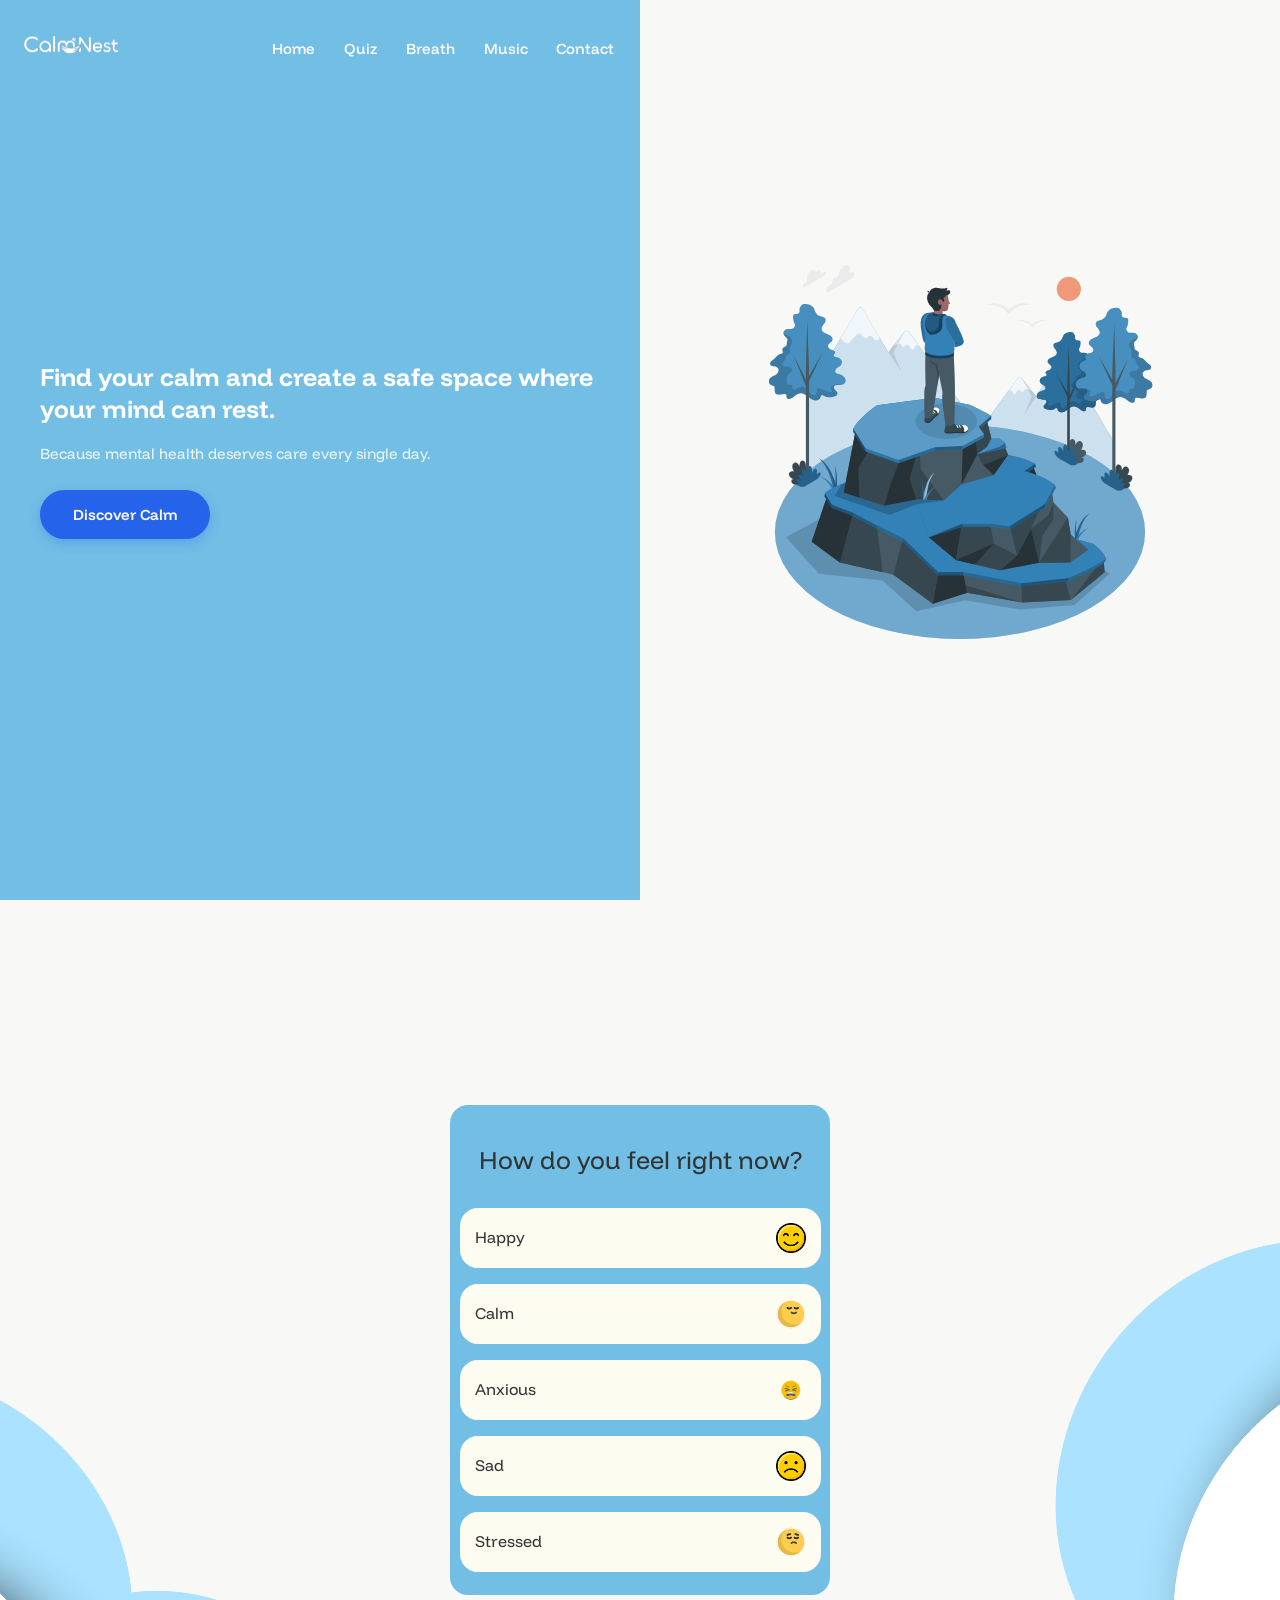
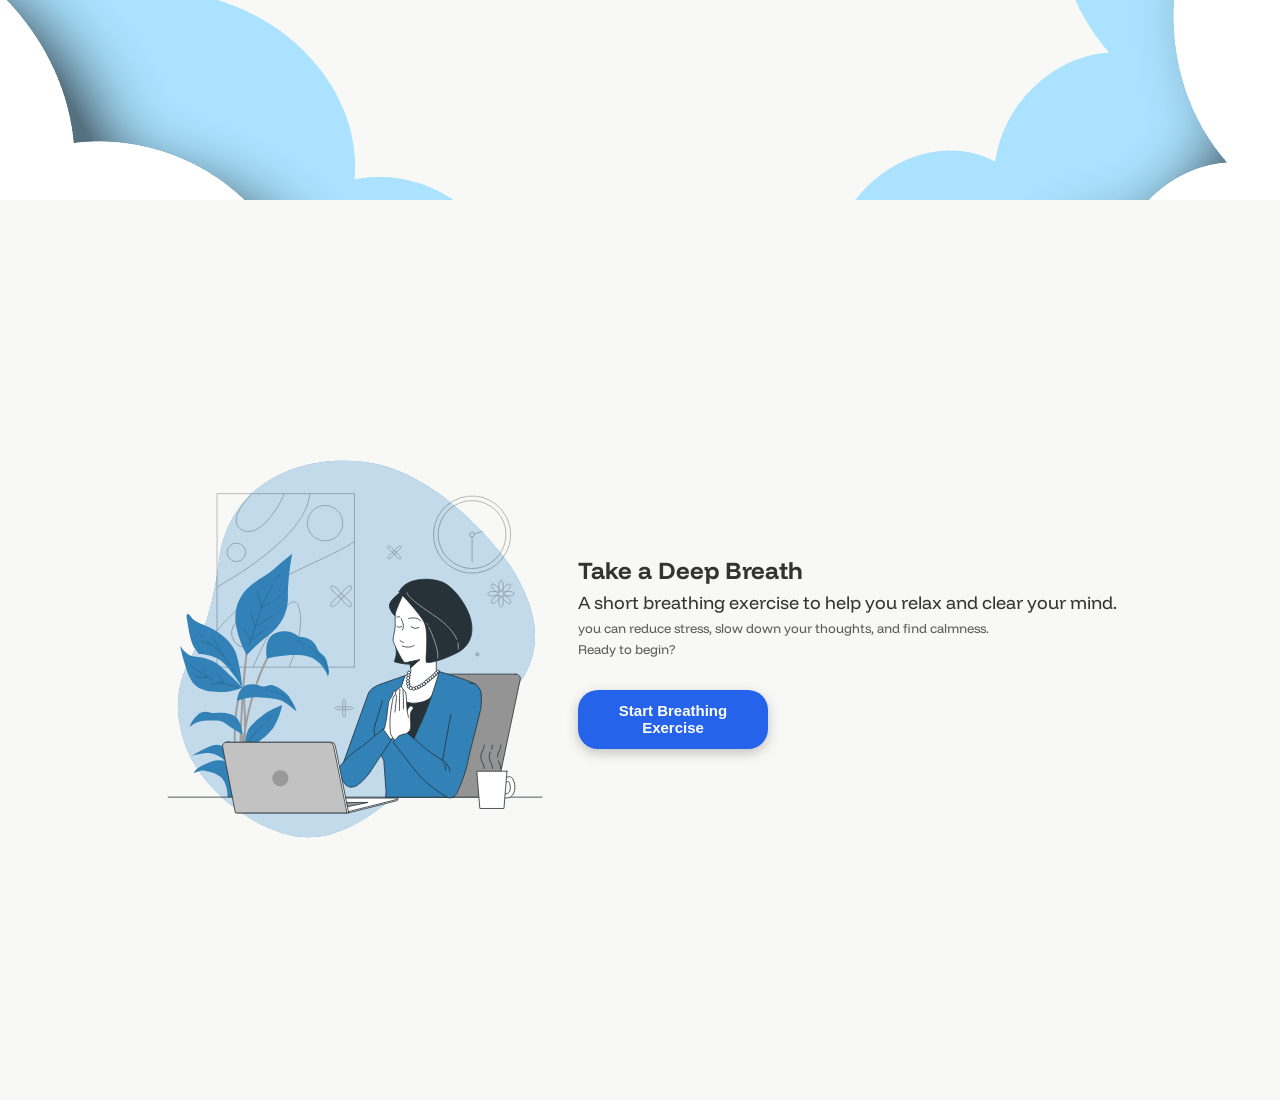
<file: index.html>
<!DOCTYPE html>
<html lang="en">
<head>
	<title>Calm Nest</title>
	<link rel="icon" type="image/png" href="pic/logo2bg.png">
	<link rel="stylesheet" href="style.css">
<body>
	
<section class="hero">
   <div class="blue">
      <header>
         <nav class="navbar">
            <div class="container">
               
               <div class="logo">
                  <img src="pic/the_logo_white(1).png" alt="Logo">
               </div>
               <ul class="nav-links">
                  <li><a href="#" class="active">Home</a></li>
                  <li><a href="#">Quiz</a></li>
                  <li><a href="#">Breath</a></li>
                  <li><a href="#">Music</a></li>
                  <li><a href="#">Contact</a></li>
               </ul>
			   
               
            </div> 
         </nav>
      </header>
      
      <div class="hero-text">
         <h1>Find your calm and create a safe space where your mind can rest.</h1>
         <p>Because mental health deserves care every single day.</p>
         <a href="#" class="btn">Discover Calm</a>
      </div>
      
   </div>


		<div class="white">
			<img class="heroPic" src="pic/Alone-amico.svg">
		</div>
	</section>


	<section class="quiz">
		<img class="cloud" src="pic/cloud.png">
		<div class="container">

			<div class="box"  id="quiz-box">
			</div>
		
		<img class="cloud2" src="pic/cloud.png">
	</section>


	<section class="breathSection">
		 <div class="content">
			<img class="breathImg" src="pic/Peace of mind-bro.svg">

			<div class="text">
				<h2>Take a Deep Breath</h2>
      			<p class="subtitle">A short breathing exercise to help you relax and clear your mind.</p>
				<p class="des">you can reduce stress, slow down your thoughts, and find calmness. Ready to begin?</p>
      			<button class="btnBreath">Start Breathing Exercise</button>
			</div>
		 </div>
	</section>

	<script src="quiz.js"></script>
</body>
</html>
</file>
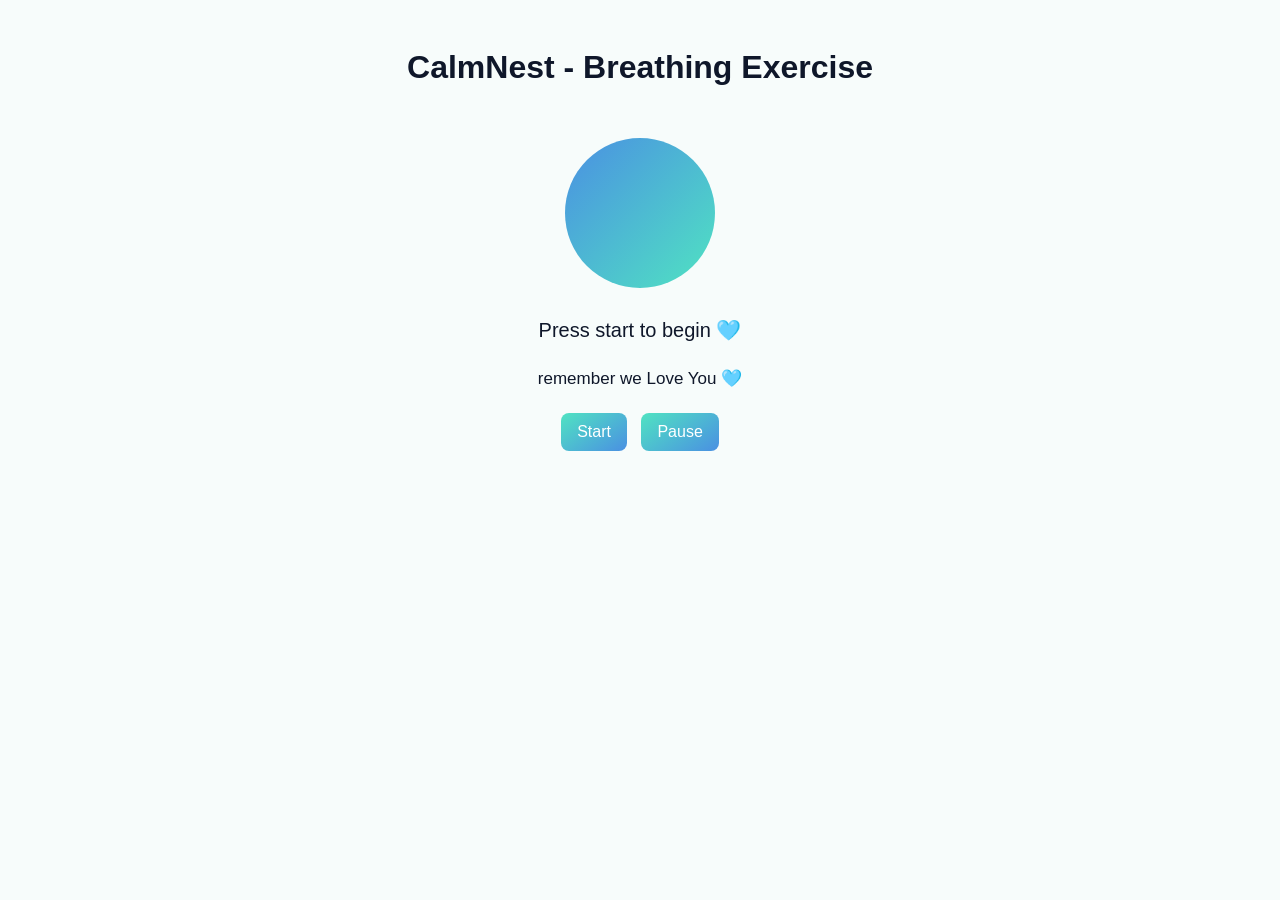
<file: Breathing.html>
<!DOCTYPE html>
<html lang="en" dir="ltr">
<head>
<link rel="icon" type="image/png" href="pic/logo2bg.png">
<meta charset="UTF-8" />
<meta name="viewport" content="width=device-width, initial-scale=1" />
<title>Breathing Exercise - CalmNest</title>
<style>
  body {
    font-family: 'Segoe UI', Tahoma, sans-serif;
    background: #f7fcfb;
    color: #0f172a;
    display: flex;
    flex-direction: column;
    align-items: center;
    padding: 20px;
  }
.circle {
  margin: 30px 0;
  width: 150px;
  height: 150px;
  background: linear-gradient(135deg, #4a90e2, #50e3c2);
  border-radius: 50%;
  display: flex;
  justify-content: center;
  align-items: center;
  color: white;
  font-weight: bold;
  font-size: 28px;
  transition: width 1s ease, height 1s ease, transform 1s ease;
}
.circle.big {
  width: 230px;
  height: 230px;
}

  .phase-text {
    font-size: 20px;
    height: 30px;
    margin-bottom: 20px;
  }
  .phase-text2 {
    font-size: 17px;
    height: 30px;
    margin-bottom: 10px;
  }
  button {
    padding: 10px 16px;
    margin: 5px;
    border: none;
    border-radius: 8px;
    background: linear-gradient(-35deg, #4a90e2, #50e3c2);
    color: white;
    cursor: pointer;
    font-size: 16px;
	transition: .3s ease;
  }
  button:hover {
    scale: 1.1;
  }
</style>
</head>
<body>

<h1>CalmNest - Breathing Exercise</h1>

<div class="circle" id="breathCircle"></div>
<div class="phase-text" id="phaseText">Press start to begin 🩵</div>
<div class="phase-text2" id="phaseText">remember we Love You 🩵</div>
<div>
  <button id="startBtn">Start</button>
  <button id="pauseBtn">Pause</button>
</div>

<script>
  const circle = document.getElementById('breathCircle');
  const phaseText = document.getElementById('phaseText');
  const startBtn = document.getElementById('startBtn');
  const pauseBtn = document.getElementById('pauseBtn');

  let timer = null;
  let running = false;
  let seqIndex = 0;

  const sequence = [
    { name: 'Inhale', duration: 6, action: 'in' },
    { name: 'Exhale', duration: 6, action: 'out' },
  ];

  function applyCircle(action) {
    if (action === 'in') {
      circle.classList.add('big');
      circle.style.transform = 'scale(1)';
    } else if (action === 'out') {
      circle.classList.remove('big');
      circle.style.transform = 'scale(1)';
    }
  }

  function updatePhaseText(text) {
    phaseText.textContent = text;
  }

  function runSequence() {
    if (!running) return;
    if (seqIndex >= sequence.length) seqIndex = 0;
    const step = sequence[seqIndex];
    let timeLeft = step.duration;
    updatePhaseText(`${step.name} — ${timeLeft} seconds`);
    applyCircle(step.action);

    timer = setInterval(() => {
      timeLeft--;
      if (timeLeft <= 0) {
        clearInterval(timer);
        seqIndex++;
        runSequence();
      } else {
        updatePhaseText(`${step.name} — ${timeLeft} seconds`);
      }
    }, 1000);
  }

  startBtn.addEventListener('click', () => {
    if (running) return;
    running = true;
    runSequence();
  });

  pauseBtn.addEventListener('click', () => {
    running = false;
    clearInterval(timer);
    updatePhaseText('');
    circle.classList.remove('big');
    circle.style.transform = 'scale(1)';
  });
</script>

</body>
</html>
</file>
<file: style.css>
@import url('https://fonts.googleapis.com/css2?family=Fjalla+One&family=Funnel+Display:wght@300..800&family=Montserrat:ital,wght@0,100..900;1,100..900&family=Nunito:ital,wght@0,200..1000;1,200..1000&family=Oswald:wght@200..700&family=Roboto+Slab:wght@100..900&family=Ubuntu:ital,wght@0,300;0,400;0,500;0,700;1,300;1,400;1,500;1,700&display=swap');

* {
  margin: 0;
  padding: 0;
  box-sizing: border-box;
}
body {
  font-family:"Funnel Display", sans-serif;
  line-height: 1.6;
  background-color: #f9f9f9;
  color: #333;
}


.funnel-display {
  font-family: "Funnel Display", sans-serif;
  font-optical-sizing: auto;
  font-weight: 400; 
  font-style: normal;
}
.hero {
	display: flex;
	height: 100vh; 
}
.blue {
	flex: 1;
	width: 50%;
	height: 100%;
	background-color: #72BEE5;
    color: white;
    min-height: 100vh;
	max-height: 100vh;
    display: flex;
    flex-direction: column;

}
.white {
	flex: 1;
	width: 50%;
	height: 100%;
	background-color: #F8F9F6;
	position: relative;
	display: flex;
	align-items: center;
	justify-content: center;
}

.heroPic {
	position: absolute;
	width: 400px;
	height: 400px;
}

.logo img {
	cursor: pointer;
	width: 100px;
}
.navbar {
	position: absolute;
	left: -20px;
	padding: 20px;
	display: flex;
	justify-content: space-between;
	align-items: center;
}

.navbar .container {
	width: 90%;
	max-width: 1200px;
	margin: 0 auto;
	padding: 0.8rem 0;
	display: flex;
	justify-content: space-between;
	align-items: center;
}
.nav-links {
  list-style: none;
  display: flex;
  gap: 1.8rem;
}

.nav-links a {
  left: 150px;
  text-decoration: none;
  color: #FFFFFF;
  font-weight: 500;
  transition: color 0.3s;
  font-size: 15px;
}

.nav-links a:hover {
  color: #2563eb;
}


.nav-links a {
  position: relative;
}


.hero-text {
   flex: 1;     
   display: flex;
   justify-content: center;      
   align-items: flex-start;           
   flex-direction:column;       
   padding: 20px;
   margin: 20px;
   width: 600px;
}

.hero-text h1 {
  font-size: 25px;
  line-height: 1.3;
  margin-bottom: 1rem;
}

.hero-text p {
  font-size: 15px;
  margin-bottom: 1.5rem;
  opacity: 0.9;
}

/* CTA button */
.btn {
  width: 170px;
  display: inline-block;
  background-color: #2563eb;
  color: #fff;
  padding: 0.8rem 1.5rem;
  border-radius: 38px;
  text-decoration: none;
  font-weight: 600;
  transition:  0.5s ease;
  text-align: center;
  font-size: 15px;
  box-shadow: 0 4px 12px rgba(37,99,235,0.3);
  border: none;

}

.btn:hover {
  transform: scale(1.1);
  background-color: #1d4ed8;
  box-shadow: 0 4px 12px rgba(37,99,235,0.3);
}


.quiz {
	height: 100vb;
	width: 100%;
	position: relative;
	background-color: #F8F9F6;
	overflow: hidden;
}

.quiz .cloud {
    width: 1831.37px;
    height: 473.85px;
    position: absolute;
    transform: rotate(19deg);
    bottom: -87px;
    left: -906px;
	z-index: 0;
}

.quiz .cloud2 {
	width: 1831.37px;
    height: 473.85px;
    position: absolute;
    transform: rotate(311deg);
    bottom: 179px;
    right: -1026px;
}

.quiz .container{
	width: 100%;
	height: 100%;
	display: flex;
	justify-content: center;
	align-items: center;
}


.quiz .container .box {
	width: 380px;
    height: 490px;
    background-color: #72BEE5;
    border-radius: 18px;
	display: flex;
	justify-content: center;
	align-items: center;
	flex-direction:column;
	z-index: 9;

}

.quiz .container .box .option {
	margin: 8px;
	width: 95%;
	background-color: #FDFCF1;
	height: 60px;
	border-radius: 18px;
	display: flex;
	align-items: center;
	justify-content: space-between;
	padding-left: 15px;
	padding-right: 15px;
	cursor: pointer;
	transition:  0.3s ease;
	z-index: 10;

}

.quiz .container .box .option:hover {
    background-color: #f5f3dc;
    transform: scale(1.03);
    box-shadow: 0 4px 10px rgba(0,0,0,0.15); 
}
.quiz .container .box .question {
	margin: 20px;
	font-size: 25px;
}

.quiz .container .box .option img {
	width: 30px;
}

.quizBtn {
	width: 170px;
	display: inline-block;
	background-color: #2563eb;
	color: #fff;
	padding: 0.8rem 1.5rem;
	border-radius: 38px;
	text-decoration: none;
	font-weight: 600;
	transition:  0.5s ease;
	text-align: center;
	font-size: 15px;
	margin-top: 30px;
	cursor: pointer;
	box-shadow: 0 4px 12px rgba(70, 70, 70, 0.3);
}

.breathSection {
	height: 100vb;
	width: 100%;
	position: relative;
	background-color: #F8F9F6;
	overflow: hidden;
    padding: 50px 10%;
    display: flex;
    align-items: center;
	justify-content: flex-start;
    min-height: 100vh;
}

.content {
	width: 100%;
	height: 100vb;
	display: flex;
	align-items: center;
	justify-content: start;
}
.breathImg {
	/* position: absolute; */
	width: 450px;
	height: 400px;
	/* padding:40px; */
}

.subtitle{
	width: 550px;
	font-size: 18px;
}

.des {
	width: 450px;
	font-size: 13px;
	color: rgb(90, 90, 90);
}

.btnBreath {
	width: 190px;
	display: inline-block;
	background-color: #2563eb;
	color: #fff;
	padding: 0.8rem 1.5rem;
	border-radius: 20px;
	text-decoration: none;
	font-weight: 600;
	transition:  0.5s ease;
	text-align: center;
	font-size: 15px;
	margin-top: 30px;
	cursor: pointer;
	border: none;
	box-shadow: 0 4px 12px rgba(70, 70, 70, 0.3);
}

.btnBreath:hover {
    transform: scale(1.05);
    background-color: #1d4ed8;
    box-shadow: 0 4px 12px rgba(37,99,235,0.3);
}
</file>
